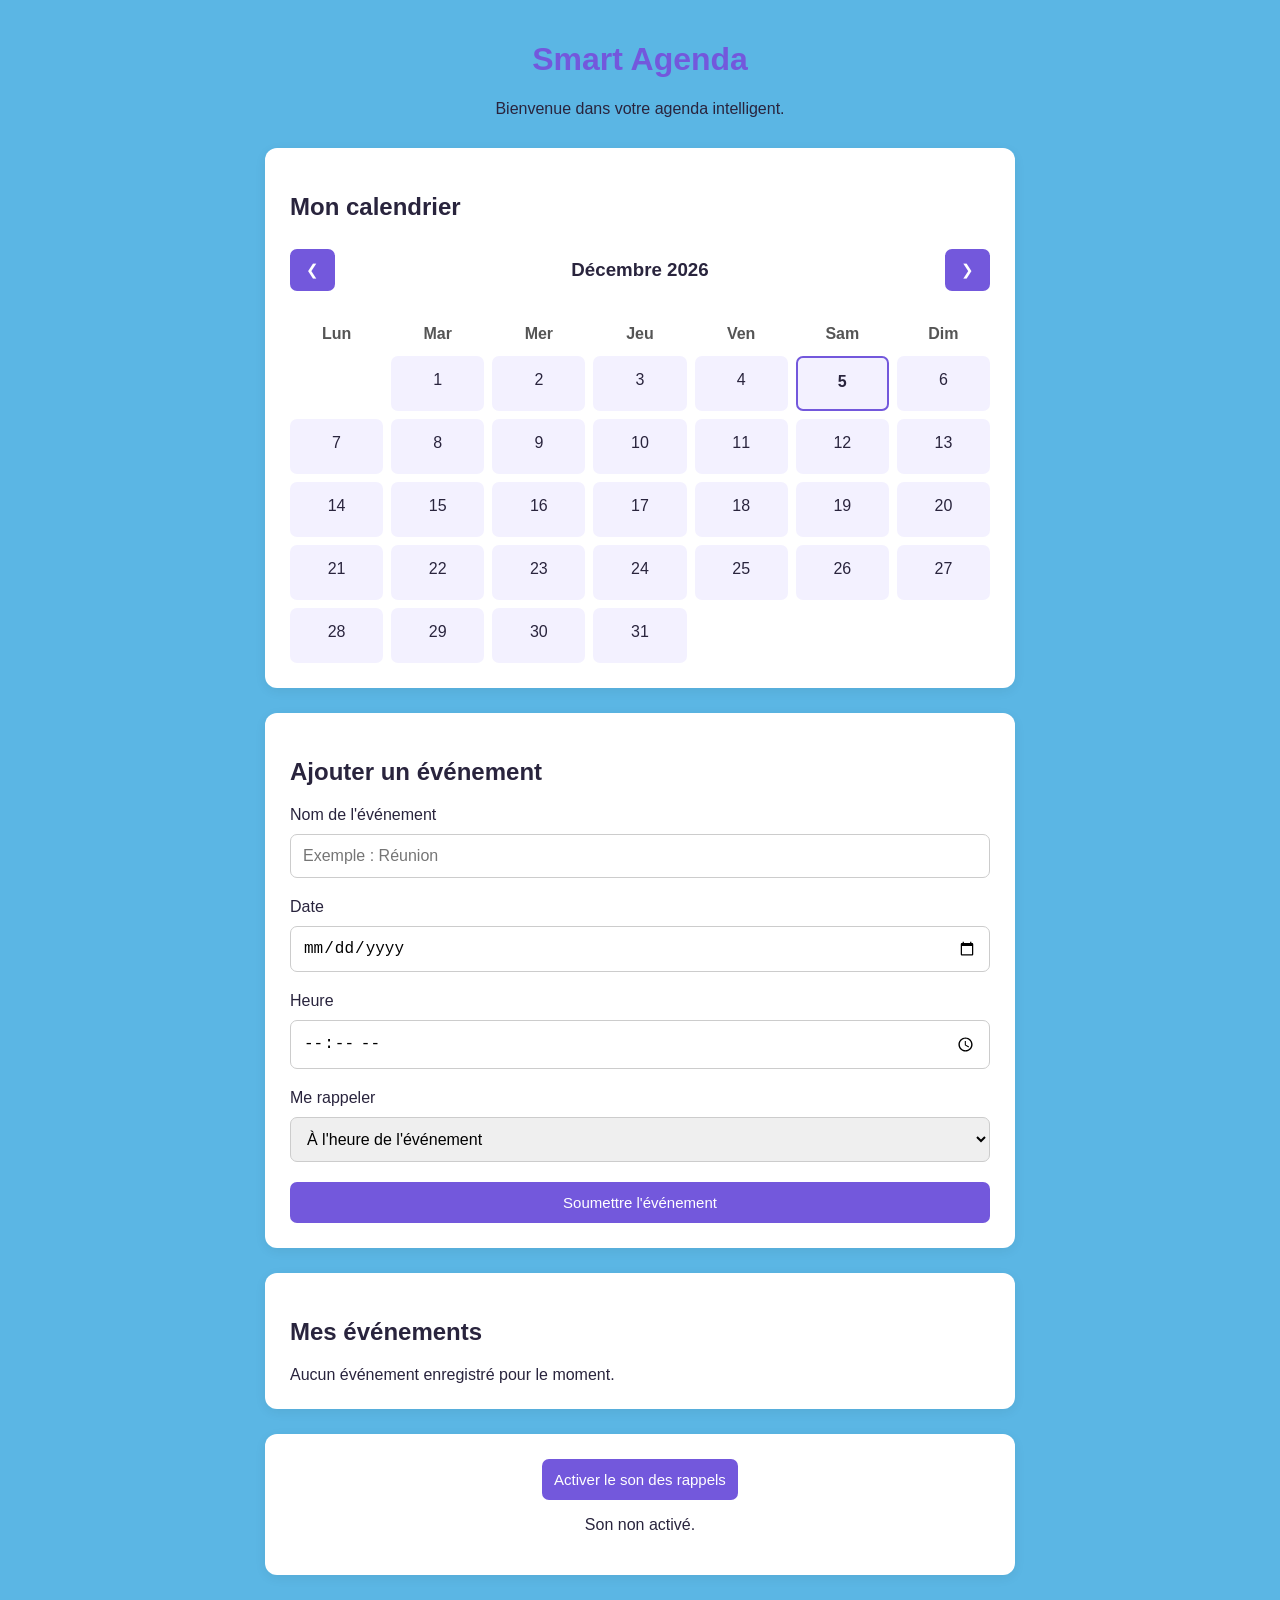
<file: index.html>
<!DOCTYPE html>
<html lang="fr">
<head>
    <meta charset="UTF-8">
    <meta name="viewport" content="width=device-width, initial-scale=1.0">
    <title>Smart Agenda</title>
    <link rel="stylesheet" href="style.css">
</head>

<body>

    <header>
        <h1>Smart Agenda</h1>
        <p>Bienvenue dans votre agenda intelligent.</p>
    </header>

    <main>

        <section class="calendrier">
            <h2>Mon calendrier</h2>

            <div class="navigation">
                <button type="button" id="precedent">❮</button>
                <h3 id="moisAnnee"></h3>
                <button type="button" id="suivant">❯</button>
            </div>

            <div class="jours" id="jours"></div>
        </section>

        <section class="formulaire">
            <h2>Ajouter un événement</h2>

            <form id="formEvenement">

                <label for="titre">Nom de l'événement</label>
                <input type="text" id="titre"
                       placeholder="Exemple : Réunion"
                       required>

                <label for="date">Date</label>
                <input type="date" id="date" required>

                <label for="heure">Heure</label>
                <input type="time" id="heure" required>

                <label for="rappel">Me rappeler</label>
                <select id="rappel">
                    <option value="0">À l'heure de l'événement</option>
                    <option value="5">5 minutes avant</option>
                    <option value="10">10 minutes avant</option>
                    <option value="15">15 minutes avant</option>
                    <option value="30">30 minutes avant</option>
                    <option value="60">1 heure avant</option>
                </select>

                <button type="submit" id="soumettre">
                    Soumettre l'événement
                </button>

            </form>
        </section>

        <section class="evenements">
            <h2>Mes événements</h2>
            <div id="listeEvenements"></div>
        </section>

        <section class="son">
            <button type="button" id="activerSon">
                Activer le son des rappels
            </button>
            <p id="etatSon">Son non activé.</p>
        </section>

    </main>

    <div id="alerteSonnerie" class="alerte-sonnerie" hidden>
        <h2>Rappel !</h2>
        <p id="messageSonnerie"></p>

        <button type="button" id="arreter">
            Arrêter la sonnerie
        </button>

        <button type="button" id="repeter">
            Répéter dans 5 minutes
        </button>
    </div>

    <script src="script.js"></script>
    

</body>
</html>
</file>
<file: style.css>
*{box-sizing: border-box;}
body {
    margin: 0;
    padding: 20px;
    font-family: Arial, sans-serif;
    background: #f3f1ff;
    color: #29243d;
    background-color: #5bb6e4;
    border-color: #d94c65;
    
}

header {
    text-align: center;
    margin-bottom: 30px;
}

h1 {
    color: #7358dc;
}

main {
    max-width: 750px;
    margin: auto;
}

.calendrier,
.formulaire,
.evenements,
.son {
    background: white;
    padding: 25px;
    border-radius: 12px;
    margin-bottom: 25px;
    box-shadow: 0 3px 12px #00000010;
}

.navigation {
    display: flex;
    justify-content: space-between;
    align-items: center;
    margin-bottom: 20px;
}

.navigation button {
    width: 45px;
}

.navigation h3 {
    text-align: center;
}

.jours {
    display: grid;
    grid-template-columns: repeat(7, 1fr);
    gap: 8px;
}

.jour {
    background: #f3f1ff;
    padding: 15px 5px;
    text-align: center;
    border-radius: 7px;
    min-height: 55px;
    cursor: pointer;
    transition: 0.2s;
}

.jour:hover {
    background: #dbeafe;
}

.jour.nom-jour {
    background: transparent;
    font-weight: bold;
    color: #555;
    min-height: auto;
    padding: 5px;
    cursor: default;
}

.jour.aujourd-hui {
    border: 2px solid #7358dc;
    font-weight: bold;
}

.jour.selectionne {
    background: #7358dc;
    color: white;
}

.jour.avec-evenement::after {
    content: "•";
    display: block;
    color: #e45b8b;
    font-size: 20px;
    line-height: 12px;
}

.jour.selectionne.avec-evenement::after {
    color: white;
}

form {
    display: flex;
    flex-direction: column;
    gap: 10px;
}

input,
select {
    padding: 12px;
    border: 1px solid #ccc;
    border-radius: 7px;
    font-size: 16px;
    margin-bottom: 10px;
}

button {
    padding: 12px;
    border: none;
    border-radius: 7px;
    background: #7358dc;
    color: white;
    cursor: pointer;
    font-size: 15px;
}

button:hover {
    background: #5940bd;
}

.evenement {
    border: 1px solid #ddd;
    border-left: 5px solid #7358dc;
    padding: 15px;
    border-radius: 8px;
    margin-bottom: 12px;
}

.evenement h3 {
    margin-top: 0;
}

.evenement button {
    background: #d94c65;
    margin-top: 8px;
}

.son {
    text-align: center;
}

.alerte-sonnerie {
    position: fixed;
    top: 50%;
    left: 50%;
    transform: translate(-50%, -50%);
    background: white;
    padding: 30px;
    width: 85%;
    max-width: 400px;
    text-align: center;
    border-radius: 15px;
    box-shadow: 0 0 0 100vmax #0008;
    z-index: 10;
}

.alerte-sonnerie button {
    display: block;
    width: 100%;
    margin-top: 12px;
}

[hidden] {
    display: none !important;
}

@media (max-width: 500px) {
    body {
        padding: 10px;
    }

    .calendrier,
    .formulaire,
    .evenements,
    .son {
        padding: 15px;
    }

    .jours {
        gap: 4px;
    }

    .jour {
        padding: 12px 2px;
        min-height: 45px;
    }
}
</file>
